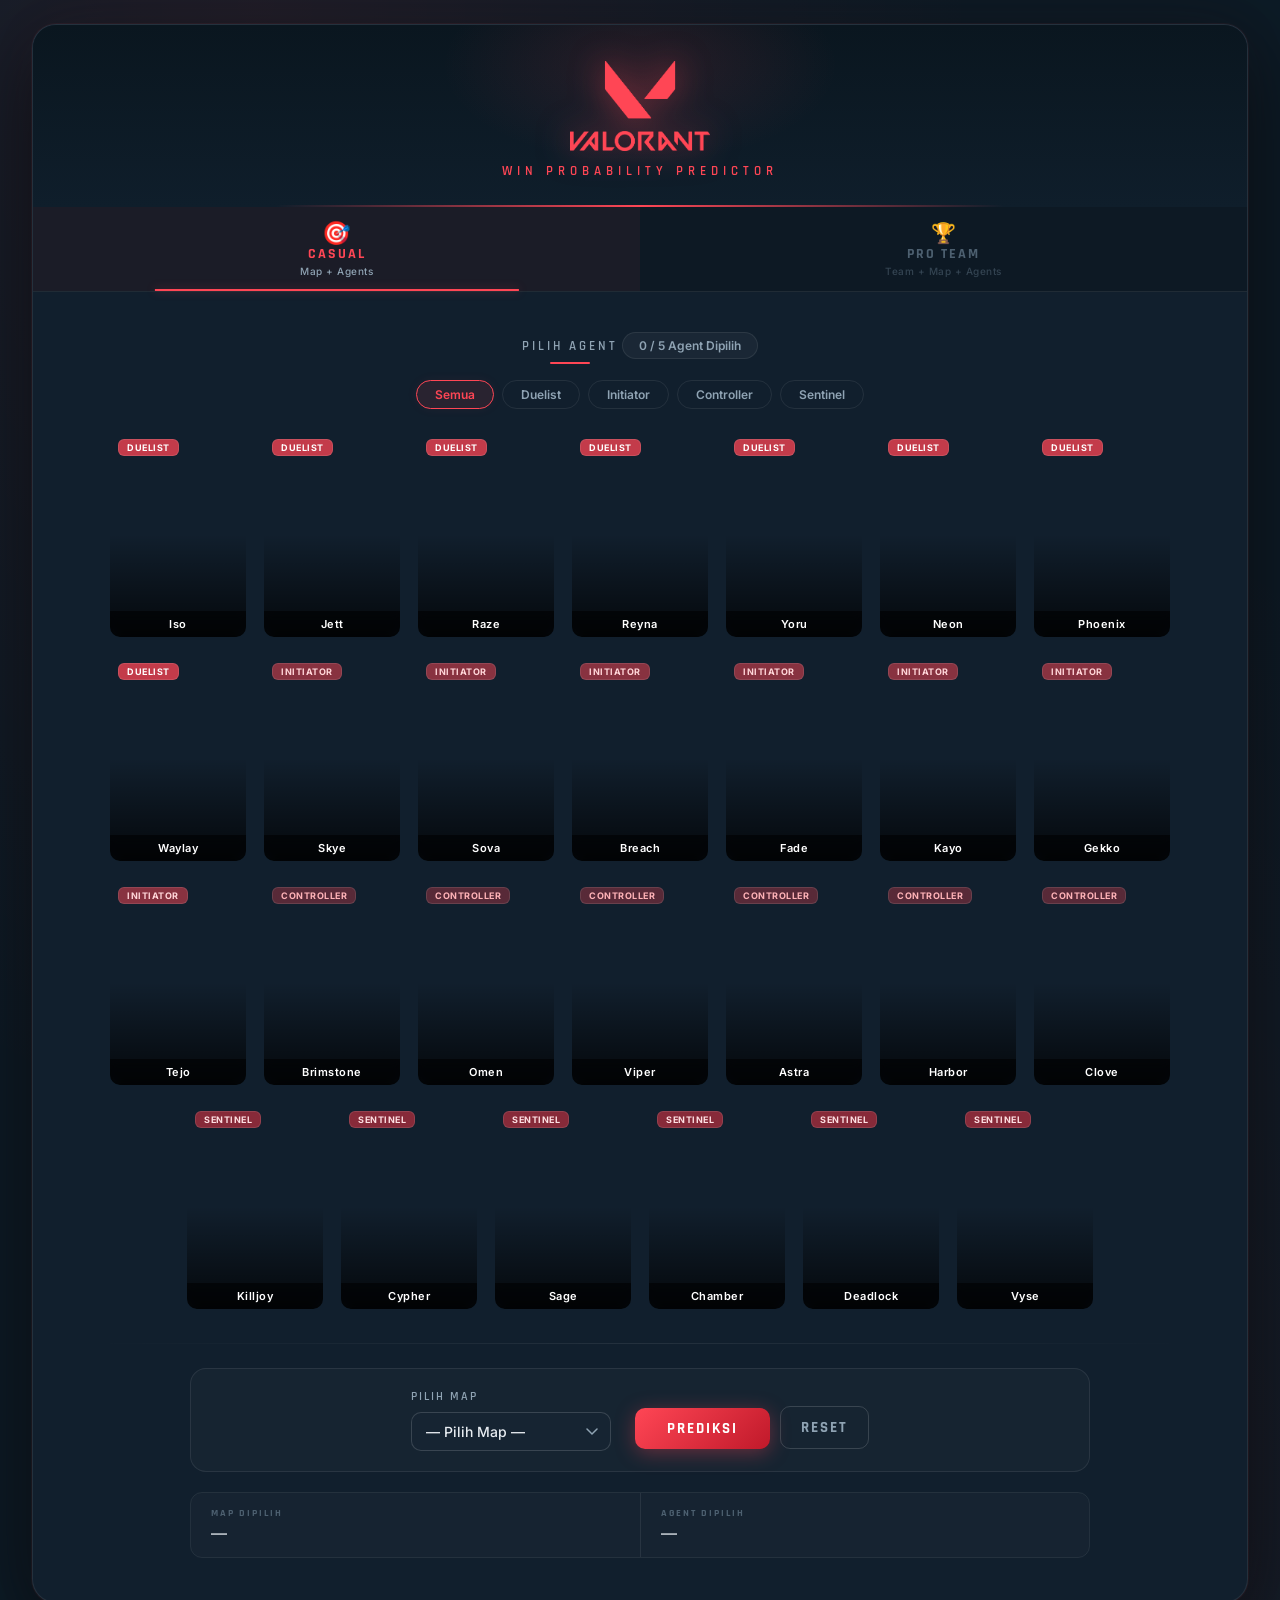
<file: app/index.html>
<!DOCTYPE html>
<html lang="id">

<head>
    <meta charset="UTF-8">
    <meta name="viewport" content="width=device-width, initial-scale=1.0">
    <meta name="description" content="Prediksi Win Probability tim Valorant berdasarkan komposisi agent menggunakan Jaringan Saraf Tiruan (JST).">
    <link rel="stylesheet" href="style.css">
    <title>Valorant Win Probability</title>
</head>

<body>
    <main class="container">

        <!-- ===== HEADER ===== -->
        <section class="logo">
            <img src="src/logo_valorant.png" alt="Valorant Logo">
            <p>Win Probability Predictor</p>
        </section>

        <!-- ===== MODE TABS ===== -->
        <div class="mode-tabs" id="modeTabs">
            <button class="mode-tab active" data-mode="casual" id="tabCasual">
                <span class="mode-tab-icon">🎯</span>
                <span class="mode-tab-label">Casual</span>
                <span class="mode-tab-desc">Map + Agents</span>
            </button>
            <button class="mode-tab" data-mode="proteam" id="tabProTeam">
                <span class="mode-tab-icon">🏆</span>
                <span class="mode-tab-label">Pro Team</span>
                <span class="mode-tab-desc">Team + Map + Agents</span>
            </button>
        </div>

        <section class="content">

            <!-- ===== AGENT PICKER (shared) ===== -->
            <div class="topSection">
                <div class="agent-header">
                    <p>Pilih Agent</p>
                    <span class="agent-counter" id="agentCounter">0 / 5 Agent Dipilih</span>
                </div>

                <!-- Role Filter Tabs -->
                <div class="role-filter" id="roleFilter">
                    <button class="role-tab active" data-role="all">Semua</button>
                    <button class="role-tab" data-role="duelist">Duelist</button>
                    <button class="role-tab" data-role="initiator">Initiator</button>
                    <button class="role-tab" data-role="controller">Controller</button>
                    <button class="role-tab" data-role="sentinel">Sentinel</button>
                </div>

                <div class="Agent" id="Agent"></div>
            </div>

            <div class="section-divider"></div>

            <!-- ===== FORM + OUTPUT ===== -->
            <div class="bottomSection">

                <!-- Form: CASUAL mode (default active) -->
                <div class="bottomForm mode-panel active" id="formCasual">
                    <div class="Map">
                        <p>Pilih Map</p>
                        <select title="Map_Option" name="Map_Option_Casual" id="mapCasual" required>
                            <option value="" hidden>— Pilih Map —</option>
                        </select>
                    </div>

                    <div class="button-group">
                        <button name="PredictCasual" type="button" class="btn-predict" id="btnPredictCasual">Prediksi</button>
                        <button type="button" class="btn-reset" id="btnResetCasual">Reset</button>
                    </div>
                </div>

                <!-- Form: PRO TEAM mode -->
                <div class="bottomForm mode-panel" id="formProTeam">
                    <div class="Team">
                        <p>Pilih Team</p>
                        <select title="Team_Option" name="Team_Option" id="team" required>
                            <option value="" hidden>— Pilih Tim —</option>
                        </select>
                    </div>

                    <div class="Map">
                        <p>Pilih Map</p>
                        <select title="Map_Option" name="Map_Option" id="map" required>
                            <option value="" hidden>— Pilih Map —</option>
                        </select>
                    </div>

                    <div class="button-group">
                        <button name="Predict" type="button" class="btn-predict" id="btnPredict">Prediksi</button>
                        <button type="button" class="btn-reset" id="btnReset">Reset</button>
                    </div>
                </div>

                <!-- Ringkasan Pilihan: CASUAL -->
                <div class="inputPick mode-panel active" id="pickCasual">
                    <div class="mapPick">
                        <p>Map Dipilih</p>
                        <p id="namaMapCasual">—</p>
                    </div>
                    <div class="agentPick">
                        <p>Agent Dipilih</p>
                        <p id="namaAgentCasual">—</p>
                    </div>
                </div>

                <!-- Ringkasan Pilihan: PRO TEAM -->
                <div class="inputPick mode-panel" id="pickProTeam">
                    <div class="teamPick">
                        <p>Team Dipilih</p>
                        <p id="namaTeam">—</p>
                    </div>
                    <div class="mapPick">
                        <p>Map Dipilih</p>
                        <p id="namaMap">—</p>
                    </div>
                    <div class="agentPick">
                        <p>Agent Dipilih</p>
                        <p id="namaAgent">—</p>
                    </div>
                </div>

                <!-- ===== HASIL PREDIKSI (shared structure) ===== -->
                <div class="outputPredict" id="outputPredict">
                    <div class="outputContent">

                        <!-- Gauge Section -->
                        <div class="gauge-section" id="gaugeSection">
                            <p class="gauge-label" id="gaugeLabel">Final Win Probability</p>
                            <div class="gauge-wrapper">
                                <svg class="gauge-svg" viewBox="0 0 200 120" id="gaugeSvg">
                                    <!-- Background arc -->
                                    <path class="gauge-bg" d="M 20 100 A 80 80 0 0 1 180 100" />
                                    <!-- Value arc (animated, color set by JS) -->
                                    <path class="gauge-fill" id="gaugeFill" d="M 20 100 A 80 80 0 0 1 180 100" />
                                </svg>
                                <div class="gauge-center">
                                    <span class="gauge-status" id="gaugeStatus">—</span>
                                    <span class="gauge-sub" id="gaugeSubText">Pilih dan prediksi</span>
                                </div>
                            </div>
                        </div>

                        <!-- Stat Cards Row -->
                        <div class="stat-cards" id="statCards">
                            <div class="stat-card reveal-item">
                                <div class="stat-icon">📊</div>
                                <div class="stat-info">
                                    <span class="stat-label" id="pred_label">Skor Komposisi</span>
                                    <span class="stat-value" id="pred">—</span>
                                </div>
                            </div>
                            <div class="stat-card reveal-item">
                                <div class="stat-icon">🎯</div>
                                <div class="stat-info">
                                    <span class="stat-label" id="confidence_label">Data di Map</span>
                                    <span class="stat-value" id="confidence">—</span>
                                </div>
                            </div>
                            <div class="stat-card reveal-item">
                                <div class="stat-icon">🔗</div>
                                <div class="stat-info">
                                    <span class="stat-label" id="sim_score_info">Skor Kecocokan Historis</span>
                                    <span class="stat-value" id="sim_score">—</span>
                                </div>
                            </div>
                        </div>

                        <!-- Role Composition & Penalty Row -->
                        <div class="detail-row" id="detailRow">
                            <div class="detail-card reveal-item">
                                <p class="detail-title">Komposisi Role</p>
                                <p class="detail-value" id="comp_desc">—</p>
                            </div>
                            <div class="detail-card reveal-item">
                                <p class="detail-title">Penyesuaian Penalti</p>
                                <div class="penalty-list" id="penaltyList">
                                    <p class="penalty-none">—</p>
                                </div>
                            </div>
                        </div>

                        <!-- Best Combo Row (Pro Team) -->
                        <div class="combo-section reveal-item" id="comboSection">
                            <p class="combo-label" id="kombinasi_agent_info">Kombinasi Terbaik Tim pada Map</p>
                            <p class="combo-value" id="most_common_combo">—</p>
                            <p class="data-update">Last data update : 2025</p>
                        </div>

                        <!-- Popular Comps Section (Casual) -->
                        <div class="popular-comps-section reveal-item" id="popularCompsSection" style="display:none;">
                            <p class="popular-comps-title">Komposisi Populer di Map Ini</p>
                            <div class="popular-comps-list" id="popularCompsList">
                                <!-- Filled by JS -->
                            </div>
                            <p class="data-update">Last data update : 2025</p>
                        </div>

                    </div>
                </div>

            </div>
        </section>

        <!-- ===== LOADING ===== -->
        <div id="overlay" class="loadingOverlay"></div>
        <div id="loading" class="loadingPopup">
            <span class="loader"></span>
            <p>Menghitung Prediksi...</p>
        </div>

        <!-- ===== ERROR POPUP ===== -->
        <div id="errorOverlay" class="errorOverlay" onclick="closeErrorPopup()"></div>
        <div id="errorPopup" class="errorPopup">
            <div class="errorIcon">⚠️</div>
            <h2 class="errorTitle">Input Tidak Lengkap</h2>
            <p class="errorMessage" id="errorMessage"></p>
            <button class="errorCloseBtn" onclick="closeErrorPopup()">Mengerti</button>
        </div>

    </main>

    <script src="script.js"></script>
</body>

</html>
</file>
<file: app/style.css>
/* ============================================
   VALORANT WIN PROBABILITY — PREMIUM STYLE v2
   ============================================ */

@import url('https://fonts.googleapis.com/css2?family=Rajdhani:wght@400;500;600;700&family=Inter:wght@300;400;500;600;700&display=swap');

/* ===== RESET & BASE ===== */
*, *::before, *::after {
    padding: 0;
    margin: 0;
    box-sizing: border-box;
}

:root {
    --red:        #FF4655;
    --red-dark:   #c0192a;
    --red-glow:   rgba(255, 70, 85, 0.35);
    --red-10:     rgba(255, 70, 85, 0.10);
    --red-20:     rgba(255, 70, 85, 0.20);
    --red-06:     rgba(255, 70, 85, 0.06);
    --bg-deep:    #0d1b26;
    --bg-main:    #111f2d;
    --bg-card:    #162432;
    --bg-glass:   rgba(22, 36, 50, 0.85);
    --border:     rgba(255, 255, 255, 0.08);
    --text-primary:   #e8edf2;
    --text-secondary: #8fa3b3;
    --text-muted:     #4d6070;
    --accent-light:   rgba(255, 70, 85, 0.12);
}

html {
    scroll-behavior: smooth;
}

body {
    min-height: 100vh;
    background-color: var(--bg-deep);
    background-image:
        radial-gradient(ellipse at 20% 0%, rgba(255,70,85,0.08) 0%, transparent 50%),
        radial-gradient(ellipse at 80% 100%, rgba(255,70,85,0.06) 0%, transparent 50%);
    font-family: 'Inter', sans-serif;
    color: var(--text-primary);
    overflow-x: hidden;
    display: flex;
    justify-content: center;
    align-items: flex-start;
}

/* ===== CONTAINER ===== */
main {
    width: 100%;
    max-width: 1400px;
    display: flex;
    flex-direction: column;
    position: relative;
    margin: 0 auto;
}

.container {
    width: 95vw;
    max-width: 1400px;
    margin: 24px auto;
    background: var(--bg-main);
    border-radius: 24px;
    border: 1px solid var(--border);
    box-shadow:
        0 0 0 1px var(--red-06),
        0 24px 80px rgba(0,0,0,0.6),
        0 0 60px rgba(255,70,85,0.04);
    overflow: hidden;
}

/* ===== HEADER / LOGO ===== */
.logo {
    width: 100%;
    padding: 36px 24px 28px;
    display: flex;
    justify-content: center;
    align-items: center;
    flex-direction: column;
    gap: 12px;
    background: linear-gradient(180deg, #0a161f 0%, #0f1e2b 100%);
    position: relative;
    overflow: hidden;
}

/* Dekoratif garis merah di bawah header */
.logo::after {
    content: '';
    position: absolute;
    bottom: 0;
    left: 50%;
    transform: translateX(-50%);
    width: 60%;
    height: 2px;
    background: linear-gradient(90deg, transparent, var(--red), transparent);
}

/* Efek cahaya redup di header */
.logo::before {
    content: '';
    position: absolute;
    top: -60px;
    left: 50%;
    transform: translateX(-50%);
    width: 400px;
    height: 200px;
    background: radial-gradient(ellipse, rgba(255,70,85,0.12) 0%, transparent 70%);
    pointer-events: none;
}

.logo img {
    width: 140px;
    filter: drop-shadow(0 0 16px rgba(255,70,85,0.5));
    position: relative;
    z-index: 1;
}

.logo p {
    font-family: 'Rajdhani', sans-serif;
    font-size: 13px;
    font-weight: 600;
    letter-spacing: 5px;
    text-transform: uppercase;
    color: var(--red);
    position: relative;
    z-index: 1;
}

/* ===== MODE TABS (Casual / Pro Team) ===== */
.mode-tabs {
    display: flex;
    width: 100%;
    border-bottom: 1px solid var(--border);
    background: rgba(10, 22, 31, 0.6);
}

.mode-tab {
    flex: 1;
    display: flex;
    flex-direction: column;
    align-items: center;
    gap: 2px;
    padding: 16px 20px 14px;
    border: none;
    background: transparent;
    cursor: pointer;
    position: relative;
    transition: all 0.3s ease;
}

.mode-tab::after {
    content: '';
    position: absolute;
    bottom: 0;
    left: 50%;
    transform: translateX(-50%);
    width: 0;
    height: 2px;
    background: var(--red);
    transition: width 0.3s ease;
    box-shadow: 0 0 10px var(--red-glow);
}

.mode-tab.active::after {
    width: 60%;
}

.mode-tab:hover {
    background: rgba(255, 70, 85, 0.04);
}

.mode-tab.active {
    background: rgba(255, 70, 85, 0.06);
}

.mode-tab-icon {
    font-size: 20px;
    line-height: 1;
    transition: transform 0.3s ease;
}

.mode-tab.active .mode-tab-icon {
    transform: scale(1.15);
}

.mode-tab-label {
    font-family: 'Rajdhani', sans-serif;
    font-size: 14px;
    font-weight: 700;
    letter-spacing: 2px;
    text-transform: uppercase;
    color: var(--text-muted);
    transition: color 0.3s ease;
}

.mode-tab.active .mode-tab-label {
    color: var(--red);
}

.mode-tab-desc {
    font-family: 'Inter', sans-serif;
    font-size: 10px;
    font-weight: 500;
    color: var(--text-muted);
    letter-spacing: 0.5px;
    opacity: 0.6;
    transition: opacity 0.3s ease;
}

.mode-tab.active .mode-tab-desc {
    opacity: 1;
    color: var(--text-secondary);
}

/* Mode panel show/hide */
.mode-panel {
    display: none !important;
}

.mode-panel.active {
    display: flex !important;
}

/* ===== CONTENT WRAPPER ===== */
.content {
    display: flex;
    flex-direction: column;
    width: 100%;
}

/* ===== TOP SECTION — AGENT PICKER ===== */
.content .topSection {
    width: 100%;
    padding: 0 0 8px 0;
}

/* Agent Header (title + counter) */
.agent-header {
    text-align: center;
    padding: 28px 24px 0;
    position: relative;
}

.agent-header > p {
    font-family: 'Rajdhani', sans-serif;
    font-size: 13px;
    font-weight: 600;
    letter-spacing: 3px;
    text-transform: uppercase;
    color: var(--text-secondary);
    position: relative;
    display: inline-block;
}

.agent-header > p::after {
    content: '';
    display: block;
    width: 40px;
    height: 2px;
    background: var(--red);
    margin: 8px auto 0;
    border-radius: 2px;
}

/* Agent Counter Badge */
.agent-counter {
    display: inline-block;
    margin-top: 12px;
    padding: 5px 16px;
    font-family: 'Inter', sans-serif;
    font-size: 12px;
    font-weight: 600;
    color: var(--text-secondary);
    background: rgba(255,255,255,0.04);
    border: 1px solid var(--border);
    border-radius: 20px;
    transition: all 0.3s ease;
}

.agent-counter.complete {
    color: var(--red);
    border-color: var(--red-20);
    background: var(--red-10);
}

/* ===== ROLE FILTER TABS ===== */
.role-filter {
    display: flex;
    justify-content: center;
    gap: 8px;
    padding: 16px 24px 8px;
    flex-wrap: wrap;
}

.role-tab {
    padding: 6px 18px;
    border: 1px solid var(--border);
    border-radius: 20px;
    background: transparent;
    color: var(--text-secondary);
    font-family: 'Inter', sans-serif;
    font-size: 12px;
    font-weight: 600;
    cursor: pointer;
    transition: all 0.25s ease;
    text-transform: capitalize;
}

.role-tab:hover {
    border-color: rgba(255, 255, 255, 0.2);
    color: var(--text-primary);
    background: rgba(255, 255, 255, 0.04);
}

.role-tab.active {
    border-color: var(--red);
    color: var(--red);
    background: var(--red-10);
    box-shadow: 0 0 12px var(--red-06);
}

/* Agent grid */
.Agent {
    display: flex;
    flex-wrap: wrap;
    justify-content: center;
    align-items: flex-start;
    gap: 14px;
    padding: 12px 24px 24px;
}

/* Kartu agent */
.Agent .agent-item {
    width: 140px;
    height: 210px;
    background-position: center top;
    background-repeat: no-repeat;
    background-size: cover;
    border-radius: 12px;
    position: relative;
    cursor: pointer;
    border: 2px solid transparent;
    transition: transform 0.25s cubic-bezier(0.34,1.56,0.64,1), border-color 0.2s ease, box-shadow 0.2s ease, opacity 0.3s ease;
    overflow: hidden;
}

/* Agent hiding via role filter */
.agent-item.role-hidden {
    display: none;
}

/* Gradient overlay di bawah kartu agent */
.Agent .agent-item::before {
    content: '';
    position: absolute;
    inset: 0;
    background: linear-gradient(to top, rgba(0,0,0,0.75) 0%, rgba(0,0,0,0) 50%);
    border-radius: 10px;
    z-index: 1;
    transition: opacity 0.2s ease;
}

.agent-item:hover {
    transform: translateY(-6px) scale(1.03);
    box-shadow: 0 12px 28px rgba(0,0,0,0.5), 0 0 20px var(--red-20);
    border-color: rgba(255,70,85,0.4);
}

.agent-item.selected {
    border-color: var(--red);
    transform: translateY(-6px) scale(1.04);
    box-shadow:
        0 0 0 1px var(--red),
        0 12px 28px rgba(0,0,0,0.5),
        0 0 30px rgba(255,70,85,0.4);
}

/* Badge checkmark */
.agent-item.selected::after {
    content: '✓';
    position: absolute;
    top: 8px;
    right: 8px;
    width: 22px;
    height: 22px;
    background: var(--red);
    border-radius: 50%;
    display: flex;
    align-items: center;
    justify-content: center;
    font-size: 11px;
    font-weight: 700;
    color: white;
    z-index: 3;
    line-height: 22px;
    text-align: center;
}

/* Role badge on agent card */
.role-badge {
    position: absolute;
    top: 8px;
    left: 8px;
    padding: 2px 8px;
    border-radius: 6px;
    font-family: 'Inter', sans-serif;
    font-size: 9px;
    font-weight: 700;
    text-transform: uppercase;
    letter-spacing: 0.5px;
    z-index: 3;
    backdrop-filter: blur(6px);
    border: 1px solid rgba(255,255,255,0.1);
}

.role-badge.duelist {
    background: rgba(255, 70, 85, 0.75);
    color: #fff;
}

.role-badge.initiator {
    background: rgba(255, 70, 85, 0.50);
    color: #ffd6d9;
}

.role-badge.controller {
    background: rgba(255, 70, 85, 0.30);
    color: #ffb3b8;
}

.role-badge.sentinel {
    background: rgba(200, 50, 65, 0.65);
    color: #ffe0e3;
}

/* Nama agent di bawah kartu */
.agent-item h1 {
    position: absolute;
    bottom: 0;
    left: 0;
    width: 100%;
    font-family: 'Inter', sans-serif;
    font-size: 11px;
    font-weight: 600;
    letter-spacing: 0.5px;
    text-align: center;
    color: #ffffff;
    padding: 6px 4px;
    background: rgba(0,0,0,0.55);
    backdrop-filter: blur(4px);
    border-radius: 0 0 10px 10px;
    z-index: 2;
    text-transform: capitalize;
}

/* ===== DIVIDER ===== */
.section-divider {
    width: 90%;
    margin: 0 auto;
    height: 1px;
    background: linear-gradient(90deg, transparent, var(--border), transparent);
}

/* ===== BOTTOM SECTION ===== */
.content .bottomSection {
    width: 100%;
    padding: 24px;
    display: flex;
    flex-direction: column;
    align-items: center;
    gap: 20px;
}

/* Form baris (team + map + buttons) */
.bottomSection .bottomForm {
    display: flex;
    flex-direction: row;
    justify-content: center;
    align-items: flex-end;
    gap: 24px;
    padding: 20px 24px;
    flex-wrap: wrap;
    background: rgba(255,255,255,0.025);
    border: 1px solid var(--border);
    border-radius: 16px;
    width: 100%;
    max-width: 900px;
}

.bottomForm p {
    font-family: 'Rajdhani', sans-serif;
    font-size: 12px;
    font-weight: 600;
    letter-spacing: 2px;
    text-transform: uppercase;
    color: var(--text-secondary);
    padding-bottom: 8px;
}

.Team, .Map {
    display: flex;
    flex-direction: column;
    align-items: flex-start;
}

/* Dropdown select */
.bottomForm select {
    appearance: none;
    -webkit-appearance: none;
    background: var(--bg-card);
    border: 1.5px solid rgba(255,255,255,0.15);
    color: var(--text-primary);
    padding: 10px 36px 10px 14px;
    border-radius: 10px;
    width: 200px;
    cursor: pointer;
    font-family: 'Inter', sans-serif;
    font-size: 14px;
    font-weight: 500;
    transition: border-color 0.2s ease, box-shadow 0.2s ease;
    background-image: url("data:image/svg+xml,%3Csvg xmlns='http://www.w3.org/2000/svg' width='12' height='8' viewBox='0 0 12 8'%3E%3Cpath d='M1 1l5 5 5-5' stroke='%238fa3b3' stroke-width='1.5' fill='none' stroke-linecap='round'/%3E%3C/svg%3E");
    background-repeat: no-repeat;
    background-position: right 12px center;
}

.bottomForm select:focus {
    outline: none;
    border-color: var(--red);
    box-shadow: 0 0 0 3px rgba(255,70,85,0.15);
}

.bottomForm select:hover {
    border-color: rgba(255,255,255,0.3);
}

.bottomForm option {
    font-weight: 500;
    color: var(--text-primary);
    background-color: var(--bg-card);
}

/* Button group (Predict + Reset) */
.button-group {
    display: flex;
    gap: 10px;
    align-items: flex-end;
    padding-bottom: 2px;
}

.btn-predict {
    padding: 11px 32px;
    border-radius: 10px;
    border: none;
    cursor: pointer;
    font-family: 'Rajdhani', sans-serif;
    font-size: 15px;
    font-weight: 700;
    letter-spacing: 2px;
    text-transform: uppercase;
    color: #fff;
    background: linear-gradient(135deg, #FF4655, #c0192a);
    box-shadow: 0 4px 20px var(--red-glow);
    transition: all 0.2s ease;
    position: relative;
    overflow: hidden;
}

.btn-predict::before {
    content: '';
    position: absolute;
    top: 0; left: 0;
    width: 100%; height: 100%;
    background: linear-gradient(135deg, rgba(255,255,255,0.1), transparent);
    opacity: 0;
    transition: opacity 0.2s ease;
}

.btn-predict:hover {
    transform: translateY(-2px);
    box-shadow: 0 8px 28px rgba(255,70,85,0.5);
    background: linear-gradient(135deg, #ff5f6d, #d41e30);
}

.btn-predict:hover::before {
    opacity: 1;
}

.btn-predict:active {
    transform: translateY(0);
    box-shadow: 0 2px 10px rgba(255,70,85,0.3);
}

.btn-reset {
    padding: 11px 20px;
    border-radius: 10px;
    border: 1.5px solid rgba(255,255,255,0.15);
    cursor: pointer;
    font-family: 'Rajdhani', sans-serif;
    font-size: 15px;
    font-weight: 700;
    letter-spacing: 2px;
    text-transform: uppercase;
    color: var(--text-secondary);
    background: transparent;
    transition: all 0.2s ease;
}

.btn-reset:hover {
    border-color: var(--red);
    color: var(--red);
    background: var(--red-10);
    transform: translateY(-2px);
}

.btn-reset:active {
    transform: translateY(0);
}

/* ===== INPUT PICKS SUMMARY ===== */
.inputPick {
    width: 100%;
    max-width: 900px;
    display: flex;
    flex-direction: row;
    justify-content: center;
    flex-wrap: wrap;
    gap: 0;
    border: 1px solid var(--border);
    border-radius: 12px;
    overflow: hidden;
}

.inputPick > div {
    flex: 1;
    min-width: 160px;
    padding: 14px 20px;
    display: flex;
    flex-direction: column;
    gap: 4px;
    border-right: 1px solid var(--border);
    background: rgba(255,255,255,0.02);
    transition: background 0.2s ease;
}

.inputPick > div:last-child {
    border-right: none;
}

.inputPick > div:hover {
    background: rgba(255,255,255,0.04);
}

.inputPick p:first-child {
    font-family: 'Rajdhani', sans-serif;
    font-size: 10px;
    font-weight: 700;
    letter-spacing: 2px;
    text-transform: uppercase;
    color: var(--text-muted);
    margin: 0;
    padding: 0;
}

#namaTeam, #namaMap, #namaAgent {
    font-family: 'Inter', sans-serif;
    font-size: 13px;
    font-weight: 600;
    color: var(--text-primary);
    min-height: 18px;
}

/* ===== OUTPUT / HASIL PREDIKSI ===== */
.outputPredict {
    width: 100%;
    max-width: 900px;
    box-sizing: border-box;
    opacity: 0;
    max-height: 0;
    overflow: hidden;
    transition: opacity 0.5s ease, max-height 0.6s cubic-bezier(0.4, 0, 0.2, 1);
}

.outputPredict.visible {
    opacity: 1;
    max-height: 2000px;
}

.outputContent {
    width: 100%;
    background: linear-gradient(135deg, #0f1e2b, #162432);
    border-radius: 16px;
    padding: 0;
    border: 1px solid rgba(255,70,85,0.3);
    box-shadow: 0 0 40px rgba(255,70,85,0.08), inset 0 1px 0 rgba(255,255,255,0.05);
    overflow: hidden;
    display: flex;
    flex-direction: column;
}

/* ===== GAUGE SECTION ===== */
.gauge-section {
    display: flex;
    flex-direction: column;
    align-items: center;
    padding: 28px 20px 8px;
    border-bottom: 1px solid var(--border);
}

.gauge-label {
    font-family: 'Rajdhani', sans-serif;
    font-size: 12px;
    font-weight: 700;
    letter-spacing: 2px;
    text-transform: uppercase;
    color: var(--text-muted);
    margin-bottom: 8px;
}

.gauge-wrapper {
    position: relative;
    width: 220px;
    height: 150px;
    display: flex;
    flex-direction: column;
    align-items: center;
}

.gauge-svg {
    width: 220px;
    height: 120px;
}

.gauge-bg {
    fill: none;
    stroke: rgba(255, 255, 255, 0.06);
    stroke-width: 14;
    stroke-linecap: round;
}

/* Gauge arc — color set dynamically by JS interpolation (red→orange→green) */
.gauge-fill {
    fill: none;
    stroke: var(--red);
    stroke-width: 14;
    stroke-linecap: round;
    stroke-dasharray: 251.33;
    stroke-dashoffset: 251.33;
    transition: stroke-dashoffset 1.2s cubic-bezier(0.4, 0, 0.2, 1), stroke 0.4s ease, filter 0.4s ease;
    filter: drop-shadow(0 0 8px rgba(255, 70, 85, 0.5));
}

/* Center content: status label is now the focal point */
.gauge-center {
    position: absolute;
    bottom: 14px;
    left: 50%;
    transform: translateX(-50%);
    width: 160px;
    display: flex;
    flex-direction: column;
    align-items: center;
    gap: 4px;
    text-align: center;
}

.gauge-status {
    font-family: 'Rajdhani', sans-serif;
    font-size: 15px;
    font-weight: 700;
    text-transform: uppercase;
    letter-spacing: 2px;
    color: var(--red);
    line-height: 1.2;
    transition: color 0.6s ease;
    word-break: break-word;
    white-space: normal;
}

.gauge-sub {
    font-family: 'Inter', sans-serif;
    font-size: 10px;
    font-weight: 500;
    color: var(--text-muted);
    letter-spacing: 0.5px;
    text-transform: uppercase;
    white-space: normal;
    text-align: center;
}

/* ===== STAT CARDS ===== */
.stat-cards {
    display: grid;
    grid-template-columns: repeat(3, 1fr);
    gap: 0;
    border-bottom: 1px solid var(--border);
}

.stat-card {
    display: flex;
    align-items: center;
    gap: 12px;
    padding: 18px 20px;
    border-right: 1px solid var(--border);
    transition: background 0.2s ease;
}

.stat-card:last-child {
    border-right: none;
}

.stat-card:hover {
    background: rgba(255,255,255,0.02);
}

.stat-icon {
    font-size: 22px;
    flex-shrink: 0;
    width: 38px;
    height: 38px;
    display: flex;
    align-items: center;
    justify-content: center;
    background: var(--red-10);
    border-radius: 10px;
    border: 1px solid var(--red-06);
}

.stat-info {
    display: flex;
    flex-direction: column;
    gap: 2px;
    min-width: 0;
}

.stat-label {
    font-family: 'Rajdhani', sans-serif;
    font-size: 10px;
    font-weight: 700;
    letter-spacing: 1.5px;
    text-transform: uppercase;
    color: var(--text-muted);
}

.stat-value {
    font-family: 'Inter', sans-serif;
    font-size: 15px;
    font-weight: 700;
    color: var(--red);
}

/* ===== DETAIL ROW (Role + Penalty) ===== */
.detail-row {
    display: grid;
    grid-template-columns: 1fr 1fr;
    gap: 0;
    border-bottom: 1px solid var(--border);
}

.detail-card {
    padding: 18px 20px;
    border-right: 1px solid var(--border);
}

.detail-card:last-child {
    border-right: none;
}

.detail-title {
    font-family: 'Rajdhani', sans-serif;
    font-size: 10px;
    font-weight: 700;
    letter-spacing: 1.5px;
    text-transform: uppercase;
    color: var(--text-muted);
    margin-bottom: 8px;
}

.detail-value {
    font-family: 'Inter', sans-serif;
    font-size: 14px;
    font-weight: 600;
    color: var(--text-primary);
}

/* Penalty list */
.penalty-list {
    display: flex;
    flex-direction: column;
    gap: 6px;
}

.penalty-item {
    display: flex;
    align-items: center;
    gap: 8px;
    font-family: 'Inter', sans-serif;
    font-size: 12px;
    font-weight: 500;
    padding: 6px 10px;
    border-radius: 8px;
    background: rgba(255, 70, 85, 0.08);
    border: 1px solid rgba(255, 70, 85, 0.15);
}

.penalty-icon {
    font-size: 14px;
    flex-shrink: 0;
}

.penalty-reason {
    color: var(--text-secondary);
    flex: 1;
}

.penalty-val {
    font-weight: 700;
    color: var(--red);
    white-space: nowrap;
}

.penalty-none {
    font-family: 'Inter', sans-serif;
    font-size: 12px;
    font-weight: 500;
    color: var(--text-muted);
    padding: 6px 10px;
    border-radius: 8px;
    background: rgba(255, 255, 255, 0.03);
    border: 1px solid var(--border);
}

.penalty-ok {
    color: var(--text-secondary);
}

/* ===== COMBO SECTION ===== */
.combo-section {
    padding: 18px 20px;
}

.combo-label {
    font-family: 'Rajdhani', sans-serif;
    font-size: 10px;
    font-weight: 700;
    letter-spacing: 1.5px;
    text-transform: uppercase;
    color: var(--text-muted);
    margin-bottom: 6px;
}

.combo-value {
    font-family: 'Inter', sans-serif;
    font-size: 15px;
    font-weight: 600;
    color: var(--text-primary);
    margin-bottom: 12px;
}

.data-update {
    font-size: 10px;
    letter-spacing: 1px;
    color: var(--text-muted);
    font-family: 'Inter', sans-serif;
    font-weight: 400;
    text-align: right;
    padding-top: 8px;
    border-top: 1px solid var(--border);
}

/* ===== POPULAR COMPS SECTION (Casual Mode) ===== */
.popular-comps-section {
    padding: 18px 20px;
}

.popular-comps-title {
    font-family: 'Rajdhani', sans-serif;
    font-size: 10px;
    font-weight: 700;
    letter-spacing: 1.5px;
    text-transform: uppercase;
    color: var(--text-muted);
    margin-bottom: 12px;
}

.popular-comps-list {
    display: flex;
    flex-direction: column;
    gap: 10px;
    margin-bottom: 12px;
}

.popular-comp-card {
    display: flex;
    align-items: center;
    gap: 14px;
    padding: 14px 16px;
    background: rgba(255, 255, 255, 0.025);
    border: 1px solid var(--border);
    border-radius: 12px;
    transition: all 0.25s ease;
}

.popular-comp-card:hover {
    background: rgba(255, 70, 85, 0.04);
    border-color: rgba(255, 70, 85, 0.2);
}

.popular-comp-rank {
    width: 32px;
    height: 32px;
    display: flex;
    align-items: center;
    justify-content: center;
    font-family: 'Rajdhani', sans-serif;
    font-size: 16px;
    font-weight: 700;
    color: var(--red);
    background: var(--red-10);
    border: 1px solid var(--red-06);
    border-radius: 8px;
    flex-shrink: 0;
}

.popular-comp-info {
    flex: 1;
    min-width: 0;
}

.popular-comp-agents {
    font-family: 'Inter', sans-serif;
    font-size: 13px;
    font-weight: 600;
    color: var(--text-primary);
    margin-bottom: 2px;
    white-space: nowrap;
    overflow: hidden;
    text-overflow: ellipsis;
}

.popular-comp-meta {
    font-family: 'Inter', sans-serif;
    font-size: 11px;
    font-weight: 500;
    color: var(--text-muted);
}

.popular-comp-wr {
    font-family: 'Inter', sans-serif;
    font-size: 14px;
    font-weight: 700;
    color: var(--text-secondary);
    flex-shrink: 0;
    padding: 4px 10px;
    background: rgba(255, 255, 255, 0.04);
    border-radius: 8px;
}

/* ===== STAGGERED REVEAL ANIMATION ===== */
.reveal-item {
    opacity: 0;
    transform: translateY(12px);
    transition: opacity 0.4s ease, transform 0.4s cubic-bezier(0.4, 0, 0.2, 1);
}

.reveal-item.revealed {
    opacity: 1;
    transform: translateY(0);
}

/* ===== LOADING OVERLAY ===== */
.loadingOverlay {
    position: fixed;
    inset: 0;
    background-color: rgba(0, 0, 0, 0.6);
    backdrop-filter: blur(4px);
    z-index: 998;
    display: none;
}

.loadingPopup {
    background: linear-gradient(135deg, #111f2d, #0a161f);
    border: 1px solid rgba(255,70,85,0.3);
    width: 220px;
    height: 220px;
    position: fixed;
    top: 50%;
    left: 50%;
    transform: translate(-50%, -50%);
    z-index: 999;
    display: none;
    align-items: center;
    justify-content: center;
    flex-direction: column;
    border-radius: 20px;
    gap: 20px;
    box-shadow: 0 0 60px var(--red-20), 0 24px 48px rgba(0,0,0,0.6);
}

.loadingPopup p {
    font-family: 'Rajdhani', sans-serif;
    font-size: 13px;
    font-weight: 700;
    letter-spacing: 2px;
    text-transform: uppercase;
    color: var(--red);
}

/* ===== LOADER SPINNER ===== */
.loader {
    width: 48px;
    aspect-ratio: 1;
    display: grid;
    mask: conic-gradient(from 15deg, #0000, #000);
    animation: l26 1s infinite steps(12);
}

.loader,
.loader::before,
.loader::after {
    background:
        radial-gradient(closest-side at 50% 12.5%, #FF4655 96%, #0000) 50% 0/20% 80% repeat-y,
        radial-gradient(closest-side at 12.5% 50%, #FF4655 96%, #0000) 0 50%/80% 20% repeat-x;
}

.loader::before,
.loader::after {
    content: "";
    grid-area: 1/1;
    transform: rotate(30deg);
}

.loader::after {
    transform: rotate(60deg);
}

@keyframes l26 {
    100% { transform: rotate(1turn); }
}

/* ===== ERROR POPUP ===== */
.errorOverlay {
    position: fixed;
    inset: 0;
    background-color: rgba(0, 0, 0, 0.65);
    backdrop-filter: blur(5px);
    z-index: 1000;
    display: none;
}

.errorPopup {
    position: fixed;
    top: 50%;
    left: 50%;
    transform: translate(-50%, -58%);
    z-index: 1001;
    display: none;
    flex-direction: column;
    align-items: center;
    gap: 14px;
    background: linear-gradient(145deg, #162432, #0f1e2b);
    border: 1.5px solid rgba(255,70,85,0.5);
    border-radius: 20px;
    padding: 36px 44px;
    width: 340px;
    box-shadow:
        0 0 60px var(--red-20),
        0 24px 60px rgba(0,0,0,0.7),
        inset 0 1px 0 rgba(255,255,255,0.06);
    opacity: 0;
    transition: opacity 0.3s ease, transform 0.3s cubic-bezier(0.34,1.4,0.64,1);
}

.errorPopup.show {
    display: flex;
    opacity: 1;
    transform: translate(-50%, -50%);
}

.errorIcon {
    font-size: 44px;
    line-height: 1;
    filter: drop-shadow(0 0 12px rgba(255, 70, 85, 0.8));
}

.errorTitle {
    font-family: 'Rajdhani', sans-serif;
    font-size: 20px;
    font-weight: 700;
    letter-spacing: 1px;
    color: var(--red);
    margin: 0;
    text-align: center;
}

.errorMessage {
    font-family: 'Inter', sans-serif;
    font-size: 13px;
    font-weight: 400;
    color: var(--text-secondary);
    text-align: center;
    margin: 0;
    line-height: 1.6;
    white-space: pre-line;
}

.errorCloseBtn {
    margin-top: 6px;
    padding: 10px 36px;
    background: linear-gradient(135deg, var(--red), var(--red-dark));
    color: #fff;
    border: none;
    border-radius: 10px;
    font-family: 'Rajdhani', sans-serif;
    font-size: 15px;
    font-weight: 700;
    letter-spacing: 2px;
    text-transform: uppercase;
    cursor: pointer;
    box-shadow: 0 4px 16px var(--red-glow);
    transition: all 0.2s ease;
}

.errorCloseBtn:hover {
    background: linear-gradient(135deg, #ff5f6d, #d41e30);
    transform: translateY(-2px);
    box-shadow: 0 8px 24px rgba(255,70,85,0.5);
}

.errorCloseBtn:active {
    transform: translateY(0);
}

/* ===== SCROLLBAR STYLING ===== */
::-webkit-scrollbar {
    width: 6px;
}
::-webkit-scrollbar-track {
    background: var(--bg-deep);
}
::-webkit-scrollbar-thumb {
    background: rgba(255,70,85,0.4);
    border-radius: 3px;
}
::-webkit-scrollbar-thumb:hover {
    background: var(--red);
}

/* ===== RESPONSIVE ===== */
@media (max-width: 768px) {
    .stat-cards {
        grid-template-columns: 1fr;
    }

    .stat-card {
        border-right: none;
        border-bottom: 1px solid var(--border);
    }

    .stat-card:last-child {
        border-bottom: none;
    }

    .detail-row {
        grid-template-columns: 1fr;
    }

    .detail-card {
        border-right: none;
        border-bottom: 1px solid var(--border);
    }

    .detail-card:last-child {
        border-bottom: none;
    }

    .popular-comp-agents {
        white-space: normal;
    }
}

@media (max-width: 600px) {
    .container {
        width: 100vw;
        margin: 0;
        border-radius: 0;
    }

    .Agent .agent-item {
        width: 110px;
        height: 165px;
    }

    .bottomSection .bottomForm {
        gap: 16px;
        padding: 16px;
    }

    .bottomForm select {
        width: 160px;
    }

    .inputPick > div {
        min-width: 100%;
        border-right: none;
        border-bottom: 1px solid var(--border);
    }

    .errorPopup {
        width: 90vw;
        padding: 28px 24px;
    }

    .gauge-wrapper {
        width: 180px;
        height: 120px;
    }

    .gauge-svg {
        width: 180px;
        height: 100px;
    }

    .gauge-value {
        font-size: 36px;
    }

    .button-group {
        flex-direction: column;
        width: 100%;
        gap: 8px;
    }

    .btn-predict, .btn-reset {
        width: 100%;
    }

    .mode-tab-desc {
        display: none;
    }
}
</file>
<file: frontend/app/style.css>
/* ============================================
   VALORANT WIN PROBABILITY — PREMIUM STYLE v2
   ============================================ */

@import url('https://fonts.googleapis.com/css2?family=Rajdhani:wght@400;500;600;700&family=Inter:wght@300;400;500;600;700&display=swap');

/* ===== RESET & BASE ===== */
*, *::before, *::after {
    padding: 0;
    margin: 0;
    box-sizing: border-box;
}

:root {
    --red:        #FF4655;
    --red-dark:   #c0192a;
    --red-glow:   rgba(255, 70, 85, 0.35);
    --red-10:     rgba(255, 70, 85, 0.10);
    --red-20:     rgba(255, 70, 85, 0.20);
    --red-06:     rgba(255, 70, 85, 0.06);
    --bg-deep:    #0d1b26;
    --bg-main:    #111f2d;
    --bg-card:    #162432;
    --bg-glass:   rgba(22, 36, 50, 0.85);
    --border:     rgba(255, 255, 255, 0.08);
    --text-primary:   #e8edf2;
    --text-secondary: #8fa3b3;
    --text-muted:     #4d6070;
    --accent-light:   rgba(255, 70, 85, 0.12);
}

html {
    scroll-behavior: smooth;
}

body {
    min-height: 100vh;
    background-color: var(--bg-deep);
    background-image:
        radial-gradient(ellipse at 20% 0%, rgba(255,70,85,0.08) 0%, transparent 50%),
        radial-gradient(ellipse at 80% 100%, rgba(255,70,85,0.06) 0%, transparent 50%);
    font-family: 'Inter', sans-serif;
    color: var(--text-primary);
    overflow-x: hidden;
    display: flex;
    justify-content: center;
    align-items: flex-start;
}

/* ===== CONTAINER ===== */
main {
    width: 100%;
    max-width: 1400px;
    display: flex;
    flex-direction: column;
    position: relative;
    margin: 0 auto;
}

.container {
    width: 95vw;
    max-width: 1400px;
    margin: 24px auto;
    background: var(--bg-main);
    border-radius: 24px;
    border: 1px solid var(--border);
    box-shadow:
        0 0 0 1px var(--red-06),
        0 24px 80px rgba(0,0,0,0.6),
        0 0 60px rgba(255,70,85,0.04);
    overflow: hidden;
}

/* ===== HEADER / LOGO ===== */
.logo {
    width: 100%;
    padding: 36px 24px 28px;
    display: flex;
    justify-content: center;
    align-items: center;
    flex-direction: column;
    gap: 12px;
    background: linear-gradient(180deg, #0a161f 0%, #0f1e2b 100%);
    position: relative;
    overflow: hidden;
}

/* Dekoratif garis merah di bawah header */
.logo::after {
    content: '';
    position: absolute;
    bottom: 0;
    left: 50%;
    transform: translateX(-50%);
    width: 60%;
    height: 2px;
    background: linear-gradient(90deg, transparent, var(--red), transparent);
}

/* Efek cahaya redup di header */
.logo::before {
    content: '';
    position: absolute;
    top: -60px;
    left: 50%;
    transform: translateX(-50%);
    width: 400px;
    height: 200px;
    background: radial-gradient(ellipse, rgba(255,70,85,0.12) 0%, transparent 70%);
    pointer-events: none;
}

.logo img {
    width: 140px;
    filter: drop-shadow(0 0 16px rgba(255,70,85,0.5));
    position: relative;
    z-index: 1;
}

.logo p {
    font-family: 'Rajdhani', sans-serif;
    font-size: 13px;
    font-weight: 600;
    letter-spacing: 5px;
    text-transform: uppercase;
    color: var(--red);
    position: relative;
    z-index: 1;
}

/* ===== MODE TABS (Casual / Pro Team) ===== */
.mode-tabs {
    display: flex;
    width: 100%;
    border-bottom: 1px solid var(--border);
    background: rgba(10, 22, 31, 0.6);
}

.mode-tab {
    flex: 1;
    display: flex;
    flex-direction: column;
    align-items: center;
    gap: 2px;
    padding: 16px 20px 14px;
    border: none;
    background: transparent;
    cursor: pointer;
    position: relative;
    transition: all 0.3s ease;
}

.mode-tab::after {
    content: '';
    position: absolute;
    bottom: 0;
    left: 50%;
    transform: translateX(-50%);
    width: 0;
    height: 2px;
    background: var(--red);
    transition: width 0.3s ease;
    box-shadow: 0 0 10px var(--red-glow);
}

.mode-tab.active::after {
    width: 60%;
}

.mode-tab:hover {
    background: rgba(255, 70, 85, 0.04);
}

.mode-tab.active {
    background: rgba(255, 70, 85, 0.06);
}

.mode-tab-icon {
    font-size: 20px;
    line-height: 1;
    transition: transform 0.3s ease;
}

.mode-tab.active .mode-tab-icon {
    transform: scale(1.15);
}

.mode-tab-label {
    font-family: 'Rajdhani', sans-serif;
    font-size: 14px;
    font-weight: 700;
    letter-spacing: 2px;
    text-transform: uppercase;
    color: var(--text-muted);
    transition: color 0.3s ease;
}

.mode-tab.active .mode-tab-label {
    color: var(--red);
}

.mode-tab-desc {
    font-family: 'Inter', sans-serif;
    font-size: 10px;
    font-weight: 500;
    color: var(--text-muted);
    letter-spacing: 0.5px;
    opacity: 0.6;
    transition: opacity 0.3s ease;
}

.mode-tab.active .mode-tab-desc {
    opacity: 1;
    color: var(--text-secondary);
}

/* Mode panel show/hide */
.mode-panel {
    display: none !important;
}

.mode-panel.active {
    display: flex !important;
}

/* ===== CONTENT WRAPPER ===== */
.content {
    display: flex;
    flex-direction: column;
    width: 100%;
}

/* ===== TOP SECTION — AGENT PICKER ===== */
.content .topSection {
    width: 100%;
    padding: 0 0 8px 0;
}

/* Agent Header (title + counter) */
.agent-header {
    text-align: center;
    padding: 28px 24px 0;
    position: relative;
}

.agent-header > p {
    font-family: 'Rajdhani', sans-serif;
    font-size: 13px;
    font-weight: 600;
    letter-spacing: 3px;
    text-transform: uppercase;
    color: var(--text-secondary);
    position: relative;
    display: inline-block;
}

.agent-header > p::after {
    content: '';
    display: block;
    width: 40px;
    height: 2px;
    background: var(--red);
    margin: 8px auto 0;
    border-radius: 2px;
}

/* Agent Counter Badge */
.agent-counter {
    display: inline-block;
    margin-top: 12px;
    padding: 5px 16px;
    font-family: 'Inter', sans-serif;
    font-size: 12px;
    font-weight: 600;
    color: var(--text-secondary);
    background: rgba(255,255,255,0.04);
    border: 1px solid var(--border);
    border-radius: 20px;
    transition: all 0.3s ease;
}

.agent-counter.complete {
    color: var(--red);
    border-color: var(--red-20);
    background: var(--red-10);
}

/* ===== ROLE FILTER TABS ===== */
.role-filter {
    display: flex;
    justify-content: center;
    gap: 8px;
    padding: 16px 24px 8px;
    flex-wrap: wrap;
}

.role-tab {
    padding: 6px 18px;
    border: 1px solid var(--border);
    border-radius: 20px;
    background: transparent;
    color: var(--text-secondary);
    font-family: 'Inter', sans-serif;
    font-size: 12px;
    font-weight: 600;
    cursor: pointer;
    transition: all 0.25s ease;
    text-transform: capitalize;
}

.role-tab:hover {
    border-color: rgba(255, 255, 255, 0.2);
    color: var(--text-primary);
    background: rgba(255, 255, 255, 0.04);
}

.role-tab.active {
    border-color: var(--red);
    color: var(--red);
    background: var(--red-10);
    box-shadow: 0 0 12px var(--red-06);
}

/* Agent grid */
.Agent {
    display: flex;
    flex-wrap: wrap;
    justify-content: center;
    align-items: flex-start;
    gap: 14px;
    padding: 12px 24px 24px;
}

/* Kartu agent */
.Agent .agent-item {
    width: 140px;
    height: 210px;
    background-position: center top;
    background-repeat: no-repeat;
    background-size: cover;
    border-radius: 12px;
    position: relative;
    cursor: pointer;
    border: 2px solid transparent;
    transition: transform 0.25s cubic-bezier(0.34,1.56,0.64,1), border-color 0.2s ease, box-shadow 0.2s ease, opacity 0.3s ease;
    overflow: hidden;
}

/* Agent hiding via role filter */
.agent-item.role-hidden {
    display: none;
}

/* Gradient overlay di bawah kartu agent */
.Agent .agent-item::before {
    content: '';
    position: absolute;
    inset: 0;
    background: linear-gradient(to top, rgba(0,0,0,0.75) 0%, rgba(0,0,0,0) 50%);
    border-radius: 10px;
    z-index: 1;
    transition: opacity 0.2s ease;
}

.agent-item:hover {
    transform: translateY(-6px) scale(1.03);
    box-shadow: 0 12px 28px rgba(0,0,0,0.5), 0 0 20px var(--red-20);
    border-color: rgba(255,70,85,0.4);
}

.agent-item.selected {
    border-color: var(--red);
    transform: translateY(-6px) scale(1.04);
    box-shadow:
        0 0 0 1px var(--red),
        0 12px 28px rgba(0,0,0,0.5),
        0 0 30px rgba(255,70,85,0.4);
}

/* Badge checkmark */
.agent-item.selected::after {
    content: '✓';
    position: absolute;
    top: 8px;
    right: 8px;
    width: 22px;
    height: 22px;
    background: var(--red);
    border-radius: 50%;
    display: flex;
    align-items: center;
    justify-content: center;
    font-size: 11px;
    font-weight: 700;
    color: white;
    z-index: 3;
    line-height: 22px;
    text-align: center;
}

/* Role badge on agent card */
.role-badge {
    position: absolute;
    top: 8px;
    left: 8px;
    padding: 2px 8px;
    border-radius: 6px;
    font-family: 'Inter', sans-serif;
    font-size: 9px;
    font-weight: 700;
    text-transform: uppercase;
    letter-spacing: 0.5px;
    z-index: 3;
    backdrop-filter: blur(6px);
    border: 1px solid rgba(255,255,255,0.1);
}

.role-badge.duelist {
    background: rgba(255, 70, 85, 0.75);
    color: #fff;
}

.role-badge.initiator {
    background: rgba(255, 70, 85, 0.50);
    color: #ffd6d9;
}

.role-badge.controller {
    background: rgba(255, 70, 85, 0.30);
    color: #ffb3b8;
}

.role-badge.sentinel {
    background: rgba(200, 50, 65, 0.65);
    color: #ffe0e3;
}

/* Nama agent di bawah kartu */
.agent-item h1 {
    position: absolute;
    bottom: 0;
    left: 0;
    width: 100%;
    font-family: 'Inter', sans-serif;
    font-size: 11px;
    font-weight: 600;
    letter-spacing: 0.5px;
    text-align: center;
    color: #ffffff;
    padding: 6px 4px;
    background: rgba(0,0,0,0.55);
    backdrop-filter: blur(4px);
    border-radius: 0 0 10px 10px;
    z-index: 2;
    text-transform: capitalize;
}

/* ===== DIVIDER ===== */
.section-divider {
    width: 90%;
    margin: 0 auto;
    height: 1px;
    background: linear-gradient(90deg, transparent, var(--border), transparent);
}

/* ===== BOTTOM SECTION ===== */
.content .bottomSection {
    width: 100%;
    padding: 24px;
    display: flex;
    flex-direction: column;
    align-items: center;
    gap: 20px;
}

/* Form baris (team + map + buttons) */
.bottomSection .bottomForm {
    display: flex;
    flex-direction: row;
    justify-content: center;
    align-items: flex-end;
    gap: 24px;
    padding: 20px 24px;
    flex-wrap: wrap;
    background: rgba(255,255,255,0.025);
    border: 1px solid var(--border);
    border-radius: 16px;
    width: 100%;
    max-width: 900px;
}

.bottomForm p {
    font-family: 'Rajdhani', sans-serif;
    font-size: 12px;
    font-weight: 600;
    letter-spacing: 2px;
    text-transform: uppercase;
    color: var(--text-secondary);
    padding-bottom: 8px;
}

.Team, .Map {
    display: flex;
    flex-direction: column;
    align-items: flex-start;
}

/* Dropdown select */
.bottomForm select {
    appearance: none;
    -webkit-appearance: none;
    background: var(--bg-card);
    border: 1.5px solid rgba(255,255,255,0.15);
    color: var(--text-primary);
    padding: 10px 36px 10px 14px;
    border-radius: 10px;
    width: 200px;
    cursor: pointer;
    font-family: 'Inter', sans-serif;
    font-size: 14px;
    font-weight: 500;
    transition: border-color 0.2s ease, box-shadow 0.2s ease;
    background-image: url("data:image/svg+xml,%3Csvg xmlns='http://www.w3.org/2000/svg' width='12' height='8' viewBox='0 0 12 8'%3E%3Cpath d='M1 1l5 5 5-5' stroke='%238fa3b3' stroke-width='1.5' fill='none' stroke-linecap='round'/%3E%3C/svg%3E");
    background-repeat: no-repeat;
    background-position: right 12px center;
}

.bottomForm select:focus {
    outline: none;
    border-color: var(--red);
    box-shadow: 0 0 0 3px rgba(255,70,85,0.15);
}

.bottomForm select:hover {
    border-color: rgba(255,255,255,0.3);
}

.bottomForm option {
    font-weight: 500;
    color: var(--text-primary);
    background-color: var(--bg-card);
}

/* Button group (Predict + Reset) */
.button-group {
    display: flex;
    gap: 10px;
    align-items: flex-end;
    padding-bottom: 2px;
}

.btn-predict {
    padding: 11px 32px;
    border-radius: 10px;
    border: none;
    cursor: pointer;
    font-family: 'Rajdhani', sans-serif;
    font-size: 15px;
    font-weight: 700;
    letter-spacing: 2px;
    text-transform: uppercase;
    color: #fff;
    background: linear-gradient(135deg, #FF4655, #c0192a);
    box-shadow: 0 4px 20px var(--red-glow);
    transition: all 0.2s ease;
    position: relative;
    overflow: hidden;
}

.btn-predict::before {
    content: '';
    position: absolute;
    top: 0; left: 0;
    width: 100%; height: 100%;
    background: linear-gradient(135deg, rgba(255,255,255,0.1), transparent);
    opacity: 0;
    transition: opacity 0.2s ease;
}

.btn-predict:hover {
    transform: translateY(-2px);
    box-shadow: 0 8px 28px rgba(255,70,85,0.5);
    background: linear-gradient(135deg, #ff5f6d, #d41e30);
}

.btn-predict:hover::before {
    opacity: 1;
}

.btn-predict:active {
    transform: translateY(0);
    box-shadow: 0 2px 10px rgba(255,70,85,0.3);
}

.btn-reset {
    padding: 11px 20px;
    border-radius: 10px;
    border: 1.5px solid rgba(255,255,255,0.15);
    cursor: pointer;
    font-family: 'Rajdhani', sans-serif;
    font-size: 15px;
    font-weight: 700;
    letter-spacing: 2px;
    text-transform: uppercase;
    color: var(--text-secondary);
    background: transparent;
    transition: all 0.2s ease;
}

.btn-reset:hover {
    border-color: var(--red);
    color: var(--red);
    background: var(--red-10);
    transform: translateY(-2px);
}

.btn-reset:active {
    transform: translateY(0);
}

/* ===== INPUT PICKS SUMMARY ===== */
.inputPick {
    width: 100%;
    max-width: 900px;
    display: flex;
    flex-direction: row;
    justify-content: center;
    flex-wrap: wrap;
    gap: 0;
    border: 1px solid var(--border);
    border-radius: 12px;
    overflow: hidden;
}

.inputPick > div {
    flex: 1;
    min-width: 160px;
    padding: 14px 20px;
    display: flex;
    flex-direction: column;
    gap: 4px;
    border-right: 1px solid var(--border);
    background: rgba(255,255,255,0.02);
    transition: background 0.2s ease;
}

.inputPick > div:last-child {
    border-right: none;
}

.inputPick > div:hover {
    background: rgba(255,255,255,0.04);
}

.inputPick p:first-child {
    font-family: 'Rajdhani', sans-serif;
    font-size: 10px;
    font-weight: 700;
    letter-spacing: 2px;
    text-transform: uppercase;
    color: var(--text-muted);
    margin: 0;
    padding: 0;
}

#namaTeam, #namaMap, #namaAgent {
    font-family: 'Inter', sans-serif;
    font-size: 13px;
    font-weight: 600;
    color: var(--text-primary);
    min-height: 18px;
}

/* ===== OUTPUT / HASIL PREDIKSI ===== */
.outputPredict {
    width: 100%;
    max-width: 900px;
    box-sizing: border-box;
    opacity: 0;
    max-height: 0;
    overflow: hidden;
    transition: opacity 0.5s ease, max-height 0.6s cubic-bezier(0.4, 0, 0.2, 1);
}

.outputPredict.visible {
    opacity: 1;
    max-height: 2000px;
}

.outputContent {
    width: 100%;
    background: linear-gradient(135deg, #0f1e2b, #162432);
    border-radius: 16px;
    padding: 0;
    border: 1px solid rgba(255,70,85,0.3);
    box-shadow: 0 0 40px rgba(255,70,85,0.08), inset 0 1px 0 rgba(255,255,255,0.05);
    overflow: hidden;
    display: flex;
    flex-direction: column;
}

/* ===== GAUGE SECTION ===== */
.gauge-section {
    display: flex;
    flex-direction: column;
    align-items: center;
    padding: 28px 20px 8px;
    border-bottom: 1px solid var(--border);
}

.gauge-label {
    font-family: 'Rajdhani', sans-serif;
    font-size: 12px;
    font-weight: 700;
    letter-spacing: 2px;
    text-transform: uppercase;
    color: var(--text-muted);
    margin-bottom: 8px;
}

.gauge-wrapper {
    position: relative;
    width: 220px;
    height: 150px;
    display: flex;
    flex-direction: column;
    align-items: center;
}

.gauge-svg {
    width: 220px;
    height: 120px;
}

.gauge-bg {
    fill: none;
    stroke: rgba(255, 255, 255, 0.06);
    stroke-width: 14;
    stroke-linecap: round;
}

/* Gauge arc — color set dynamically by JS interpolation (red→orange→green) */
.gauge-fill {
    fill: none;
    stroke: var(--red);
    stroke-width: 14;
    stroke-linecap: round;
    stroke-dasharray: 251.33;
    stroke-dashoffset: 251.33;
    transition: stroke-dashoffset 1.2s cubic-bezier(0.4, 0, 0.2, 1), stroke 0.4s ease, filter 0.4s ease;
    filter: drop-shadow(0 0 8px rgba(255, 70, 85, 0.5));
}

/* Center content: status label is now the focal point */
.gauge-center {
    position: absolute;
    bottom: 14px;
    left: 50%;
    transform: translateX(-50%);
    width: 160px;
    display: flex;
    flex-direction: column;
    align-items: center;
    gap: 4px;
    text-align: center;
}

.gauge-status {
    font-family: 'Rajdhani', sans-serif;
    font-size: 15px;
    font-weight: 700;
    text-transform: uppercase;
    letter-spacing: 2px;
    color: var(--red);
    line-height: 1.2;
    transition: color 0.6s ease;
    word-break: break-word;
    white-space: normal;
}

.gauge-sub {
    font-family: 'Inter', sans-serif;
    font-size: 10px;
    font-weight: 500;
    color: var(--text-muted);
    letter-spacing: 0.5px;
    text-transform: uppercase;
    white-space: normal;
    text-align: center;
}

/* ===== STAT CARDS ===== */
.stat-cards {
    display: grid;
    grid-template-columns: repeat(3, 1fr);
    gap: 0;
    border-bottom: 1px solid var(--border);
}

.stat-card {
    display: flex;
    align-items: center;
    gap: 12px;
    padding: 18px 20px;
    border-right: 1px solid var(--border);
    transition: background 0.2s ease;
}

.stat-card:last-child {
    border-right: none;
}

.stat-card:hover {
    background: rgba(255,255,255,0.02);
}

.stat-icon {
    font-size: 22px;
    flex-shrink: 0;
    width: 38px;
    height: 38px;
    display: flex;
    align-items: center;
    justify-content: center;
    background: var(--red-10);
    border-radius: 10px;
    border: 1px solid var(--red-06);
}

.stat-info {
    display: flex;
    flex-direction: column;
    gap: 2px;
    min-width: 0;
}

.stat-label {
    font-family: 'Rajdhani', sans-serif;
    font-size: 10px;
    font-weight: 700;
    letter-spacing: 1.5px;
    text-transform: uppercase;
    color: var(--text-muted);
}

.stat-value {
    font-family: 'Inter', sans-serif;
    font-size: 15px;
    font-weight: 700;
    color: var(--red);
}

/* ===== DETAIL ROW (Role + Penalty) ===== */
.detail-row {
    display: grid;
    grid-template-columns: 1fr 1fr;
    gap: 0;
    border-bottom: 1px solid var(--border);
}

.detail-card {
    padding: 18px 20px;
    border-right: 1px solid var(--border);
}

.detail-card:last-child {
    border-right: none;
}

.detail-title {
    font-family: 'Rajdhani', sans-serif;
    font-size: 10px;
    font-weight: 700;
    letter-spacing: 1.5px;
    text-transform: uppercase;
    color: var(--text-muted);
    margin-bottom: 8px;
}

.detail-value {
    font-family: 'Inter', sans-serif;
    font-size: 14px;
    font-weight: 600;
    color: var(--text-primary);
}

/* Penalty list */
.penalty-list {
    display: flex;
    flex-direction: column;
    gap: 6px;
}

.penalty-item {
    display: flex;
    align-items: center;
    gap: 8px;
    font-family: 'Inter', sans-serif;
    font-size: 12px;
    font-weight: 500;
    padding: 6px 10px;
    border-radius: 8px;
    background: rgba(255, 70, 85, 0.08);
    border: 1px solid rgba(255, 70, 85, 0.15);
}

.penalty-icon {
    font-size: 14px;
    flex-shrink: 0;
}

.penalty-reason {
    color: var(--text-secondary);
    flex: 1;
}

.penalty-val {
    font-weight: 700;
    color: var(--red);
    white-space: nowrap;
}

.penalty-none {
    font-family: 'Inter', sans-serif;
    font-size: 12px;
    font-weight: 500;
    color: var(--text-muted);
    padding: 6px 10px;
    border-radius: 8px;
    background: rgba(255, 255, 255, 0.03);
    border: 1px solid var(--border);
}

.penalty-ok {
    color: var(--text-secondary);
}

/* ===== COMBO SECTION ===== */
.combo-section {
    padding: 18px 20px;
}

.combo-label {
    font-family: 'Rajdhani', sans-serif;
    font-size: 10px;
    font-weight: 700;
    letter-spacing: 1.5px;
    text-transform: uppercase;
    color: var(--text-muted);
    margin-bottom: 6px;
}

.combo-value {
    font-family: 'Inter', sans-serif;
    font-size: 15px;
    font-weight: 600;
    color: var(--text-primary);
    margin-bottom: 12px;
}

.data-update {
    font-size: 10px;
    letter-spacing: 1px;
    color: var(--text-muted);
    font-family: 'Inter', sans-serif;
    font-weight: 400;
    text-align: right;
    padding-top: 8px;
    border-top: 1px solid var(--border);
}

/* ===== POPULAR COMPS SECTION (Casual Mode) ===== */
.popular-comps-section {
    padding: 18px 20px;
}

.popular-comps-title {
    font-family: 'Rajdhani', sans-serif;
    font-size: 10px;
    font-weight: 700;
    letter-spacing: 1.5px;
    text-transform: uppercase;
    color: var(--text-muted);
    margin-bottom: 12px;
}

.popular-comps-list {
    display: flex;
    flex-direction: column;
    gap: 10px;
    margin-bottom: 12px;
}

.popular-comp-card {
    display: flex;
    align-items: center;
    gap: 14px;
    padding: 14px 16px;
    background: rgba(255, 255, 255, 0.025);
    border: 1px solid var(--border);
    border-radius: 12px;
    transition: all 0.25s ease;
}

.popular-comp-card:hover {
    background: rgba(255, 70, 85, 0.04);
    border-color: rgba(255, 70, 85, 0.2);
}

.popular-comp-rank {
    width: 32px;
    height: 32px;
    display: flex;
    align-items: center;
    justify-content: center;
    font-family: 'Rajdhani', sans-serif;
    font-size: 16px;
    font-weight: 700;
    color: var(--red);
    background: var(--red-10);
    border: 1px solid var(--red-06);
    border-radius: 8px;
    flex-shrink: 0;
}

.popular-comp-info {
    flex: 1;
    min-width: 0;
}

.popular-comp-agents {
    font-family: 'Inter', sans-serif;
    font-size: 13px;
    font-weight: 600;
    color: var(--text-primary);
    margin-bottom: 2px;
    white-space: nowrap;
    overflow: hidden;
    text-overflow: ellipsis;
}

.popular-comp-meta {
    font-family: 'Inter', sans-serif;
    font-size: 11px;
    font-weight: 500;
    color: var(--text-muted);
}

.popular-comp-wr {
    font-family: 'Inter', sans-serif;
    font-size: 14px;
    font-weight: 700;
    color: var(--text-secondary);
    flex-shrink: 0;
    padding: 4px 10px;
    background: rgba(255, 255, 255, 0.04);
    border-radius: 8px;
}

/* ===== STAGGERED REVEAL ANIMATION ===== */
.reveal-item {
    opacity: 0;
    transform: translateY(12px);
    transition: opacity 0.4s ease, transform 0.4s cubic-bezier(0.4, 0, 0.2, 1);
}

.reveal-item.revealed {
    opacity: 1;
    transform: translateY(0);
}

/* ===== LOADING OVERLAY ===== */
.loadingOverlay {
    position: fixed;
    inset: 0;
    background-color: rgba(0, 0, 0, 0.6);
    backdrop-filter: blur(4px);
    z-index: 998;
    display: none;
}

.loadingPopup {
    background: linear-gradient(135deg, #111f2d, #0a161f);
    border: 1px solid rgba(255,70,85,0.3);
    width: 220px;
    height: 220px;
    position: fixed;
    top: 50%;
    left: 50%;
    transform: translate(-50%, -50%);
    z-index: 999;
    display: none;
    align-items: center;
    justify-content: center;
    flex-direction: column;
    border-radius: 20px;
    gap: 20px;
    box-shadow: 0 0 60px var(--red-20), 0 24px 48px rgba(0,0,0,0.6);
}

.loadingPopup p {
    font-family: 'Rajdhani', sans-serif;
    font-size: 13px;
    font-weight: 700;
    letter-spacing: 2px;
    text-transform: uppercase;
    color: var(--red);
}

/* ===== LOADER SPINNER ===== */
.loader {
    width: 48px;
    aspect-ratio: 1;
    display: grid;
    mask: conic-gradient(from 15deg, #0000, #000);
    animation: l26 1s infinite steps(12);
}

.loader,
.loader::before,
.loader::after {
    background:
        radial-gradient(closest-side at 50% 12.5%, #FF4655 96%, #0000) 50% 0/20% 80% repeat-y,
        radial-gradient(closest-side at 12.5% 50%, #FF4655 96%, #0000) 0 50%/80% 20% repeat-x;
}

.loader::before,
.loader::after {
    content: "";
    grid-area: 1/1;
    transform: rotate(30deg);
}

.loader::after {
    transform: rotate(60deg);
}

@keyframes l26 {
    100% { transform: rotate(1turn); }
}

/* ===== ERROR POPUP ===== */
.errorOverlay {
    position: fixed;
    inset: 0;
    background-color: rgba(0, 0, 0, 0.65);
    backdrop-filter: blur(5px);
    z-index: 1000;
    display: none;
}

.errorPopup {
    position: fixed;
    top: 50%;
    left: 50%;
    transform: translate(-50%, -58%);
    z-index: 1001;
    display: none;
    flex-direction: column;
    align-items: center;
    gap: 14px;
    background: linear-gradient(145deg, #162432, #0f1e2b);
    border: 1.5px solid rgba(255,70,85,0.5);
    border-radius: 20px;
    padding: 36px 44px;
    width: 340px;
    box-shadow:
        0 0 60px var(--red-20),
        0 24px 60px rgba(0,0,0,0.7),
        inset 0 1px 0 rgba(255,255,255,0.06);
    opacity: 0;
    transition: opacity 0.3s ease, transform 0.3s cubic-bezier(0.34,1.4,0.64,1);
}

.errorPopup.show {
    display: flex;
    opacity: 1;
    transform: translate(-50%, -50%);
}

.errorIcon {
    font-size: 44px;
    line-height: 1;
    filter: drop-shadow(0 0 12px rgba(255, 70, 85, 0.8));
}

.errorTitle {
    font-family: 'Rajdhani', sans-serif;
    font-size: 20px;
    font-weight: 700;
    letter-spacing: 1px;
    color: var(--red);
    margin: 0;
    text-align: center;
}

.errorMessage {
    font-family: 'Inter', sans-serif;
    font-size: 13px;
    font-weight: 400;
    color: var(--text-secondary);
    text-align: center;
    margin: 0;
    line-height: 1.6;
    white-space: pre-line;
}

.errorCloseBtn {
    margin-top: 6px;
    padding: 10px 36px;
    background: linear-gradient(135deg, var(--red), var(--red-dark));
    color: #fff;
    border: none;
    border-radius: 10px;
    font-family: 'Rajdhani', sans-serif;
    font-size: 15px;
    font-weight: 700;
    letter-spacing: 2px;
    text-transform: uppercase;
    cursor: pointer;
    box-shadow: 0 4px 16px var(--red-glow);
    transition: all 0.2s ease;
}

.errorCloseBtn:hover {
    background: linear-gradient(135deg, #ff5f6d, #d41e30);
    transform: translateY(-2px);
    box-shadow: 0 8px 24px rgba(255,70,85,0.5);
}

.errorCloseBtn:active {
    transform: translateY(0);
}

/* ===== SCROLLBAR STYLING ===== */
::-webkit-scrollbar {
    width: 6px;
}
::-webkit-scrollbar-track {
    background: var(--bg-deep);
}
::-webkit-scrollbar-thumb {
    background: rgba(255,70,85,0.4);
    border-radius: 3px;
}
::-webkit-scrollbar-thumb:hover {
    background: var(--red);
}

/* ===== RESPONSIVE ===== */
@media (max-width: 768px) {
    .stat-cards {
        grid-template-columns: 1fr;
    }

    .stat-card {
        border-right: none;
        border-bottom: 1px solid var(--border);
    }

    .stat-card:last-child {
        border-bottom: none;
    }

    .detail-row {
        grid-template-columns: 1fr;
    }

    .detail-card {
        border-right: none;
        border-bottom: 1px solid var(--border);
    }

    .detail-card:last-child {
        border-bottom: none;
    }

    .popular-comp-agents {
        white-space: normal;
    }
}

@media (max-width: 600px) {
    .container {
        width: 100vw;
        margin: 0;
        border-radius: 0;
    }

    .Agent .agent-item {
        width: 110px;
        height: 165px;
    }

    .bottomSection .bottomForm {
        gap: 16px;
        padding: 16px;
    }

    .bottomForm select {
        width: 160px;
    }

    .inputPick > div {
        min-width: 100%;
        border-right: none;
        border-bottom: 1px solid var(--border);
    }

    .errorPopup {
        width: 90vw;
        padding: 28px 24px;
    }

    .gauge-wrapper {
        width: 180px;
        height: 120px;
    }

    .gauge-svg {
        width: 180px;
        height: 100px;
    }

    .gauge-value {
        font-size: 36px;
    }

    .button-group {
        flex-direction: column;
        width: 100%;
        gap: 8px;
    }

    .btn-predict, .btn-reset {
        width: 100%;
    }

    .mode-tab-desc {
        display: none;
    }
}
</file>
